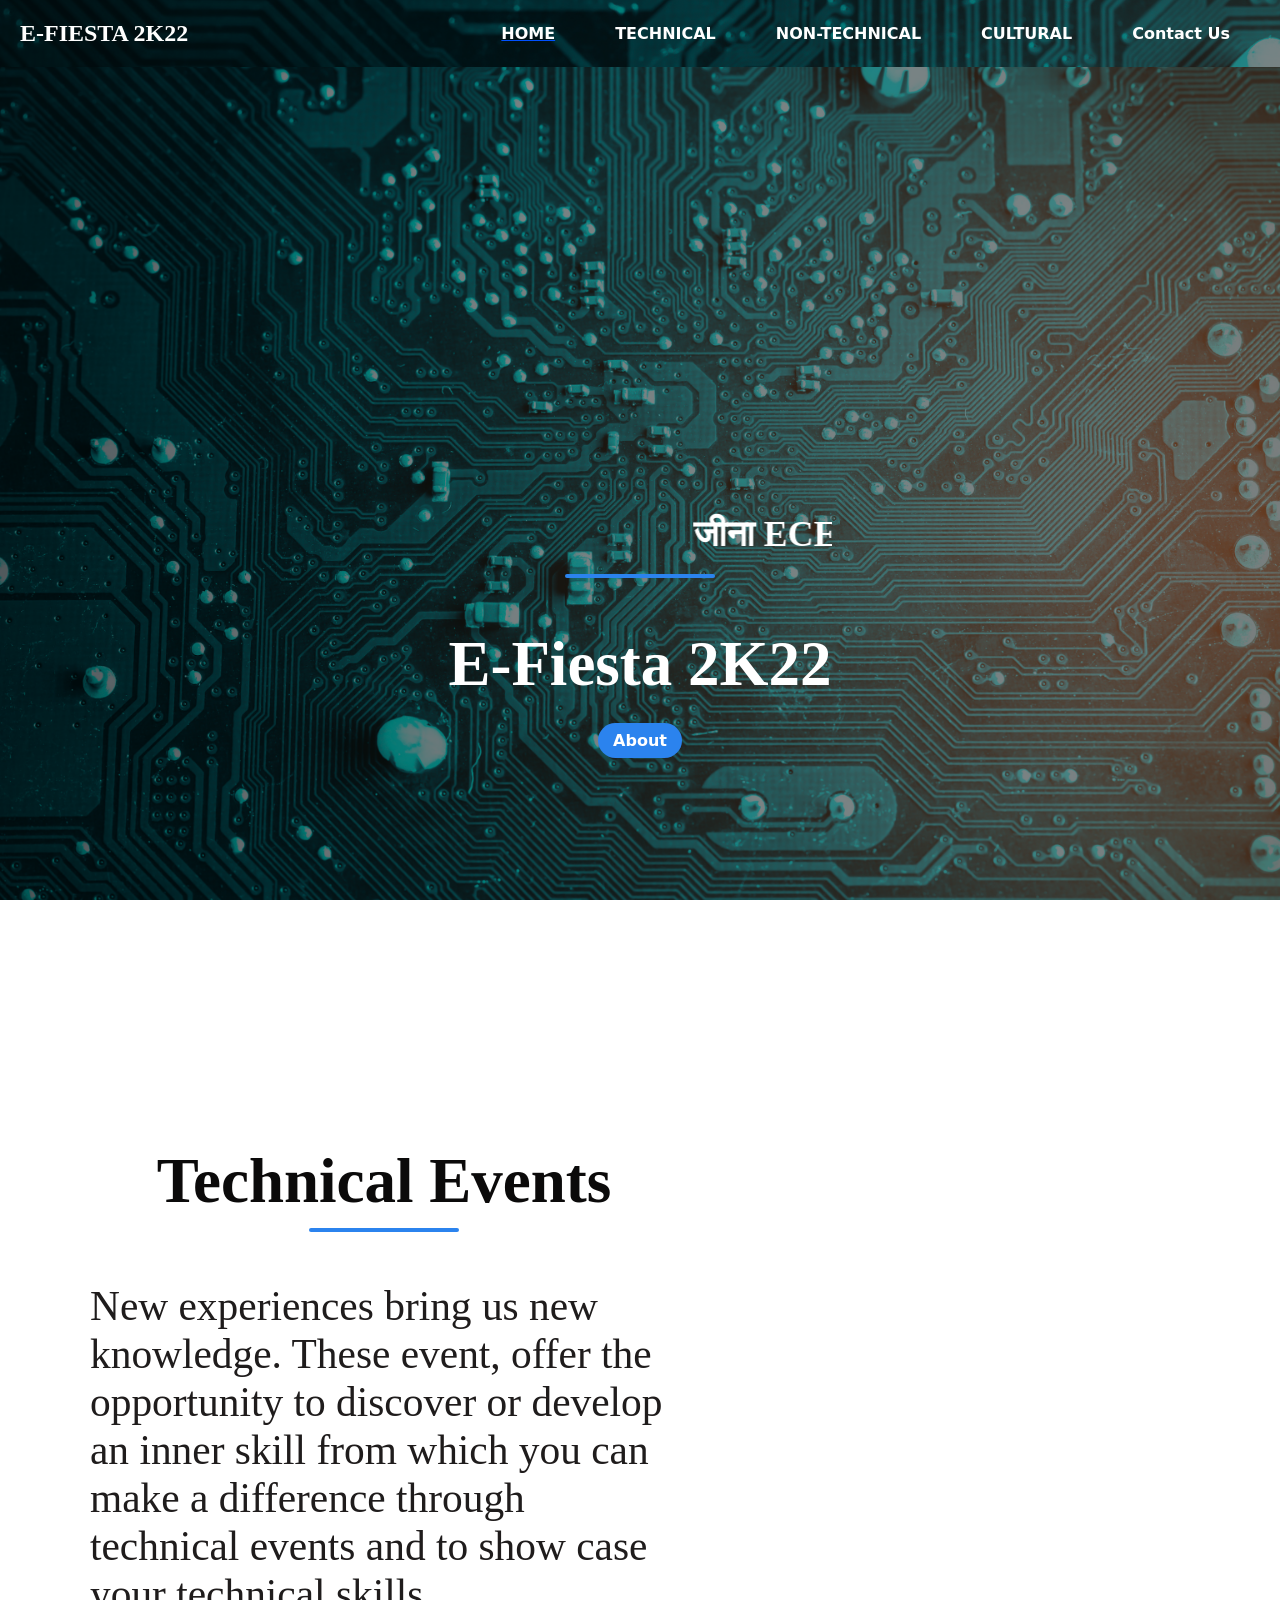
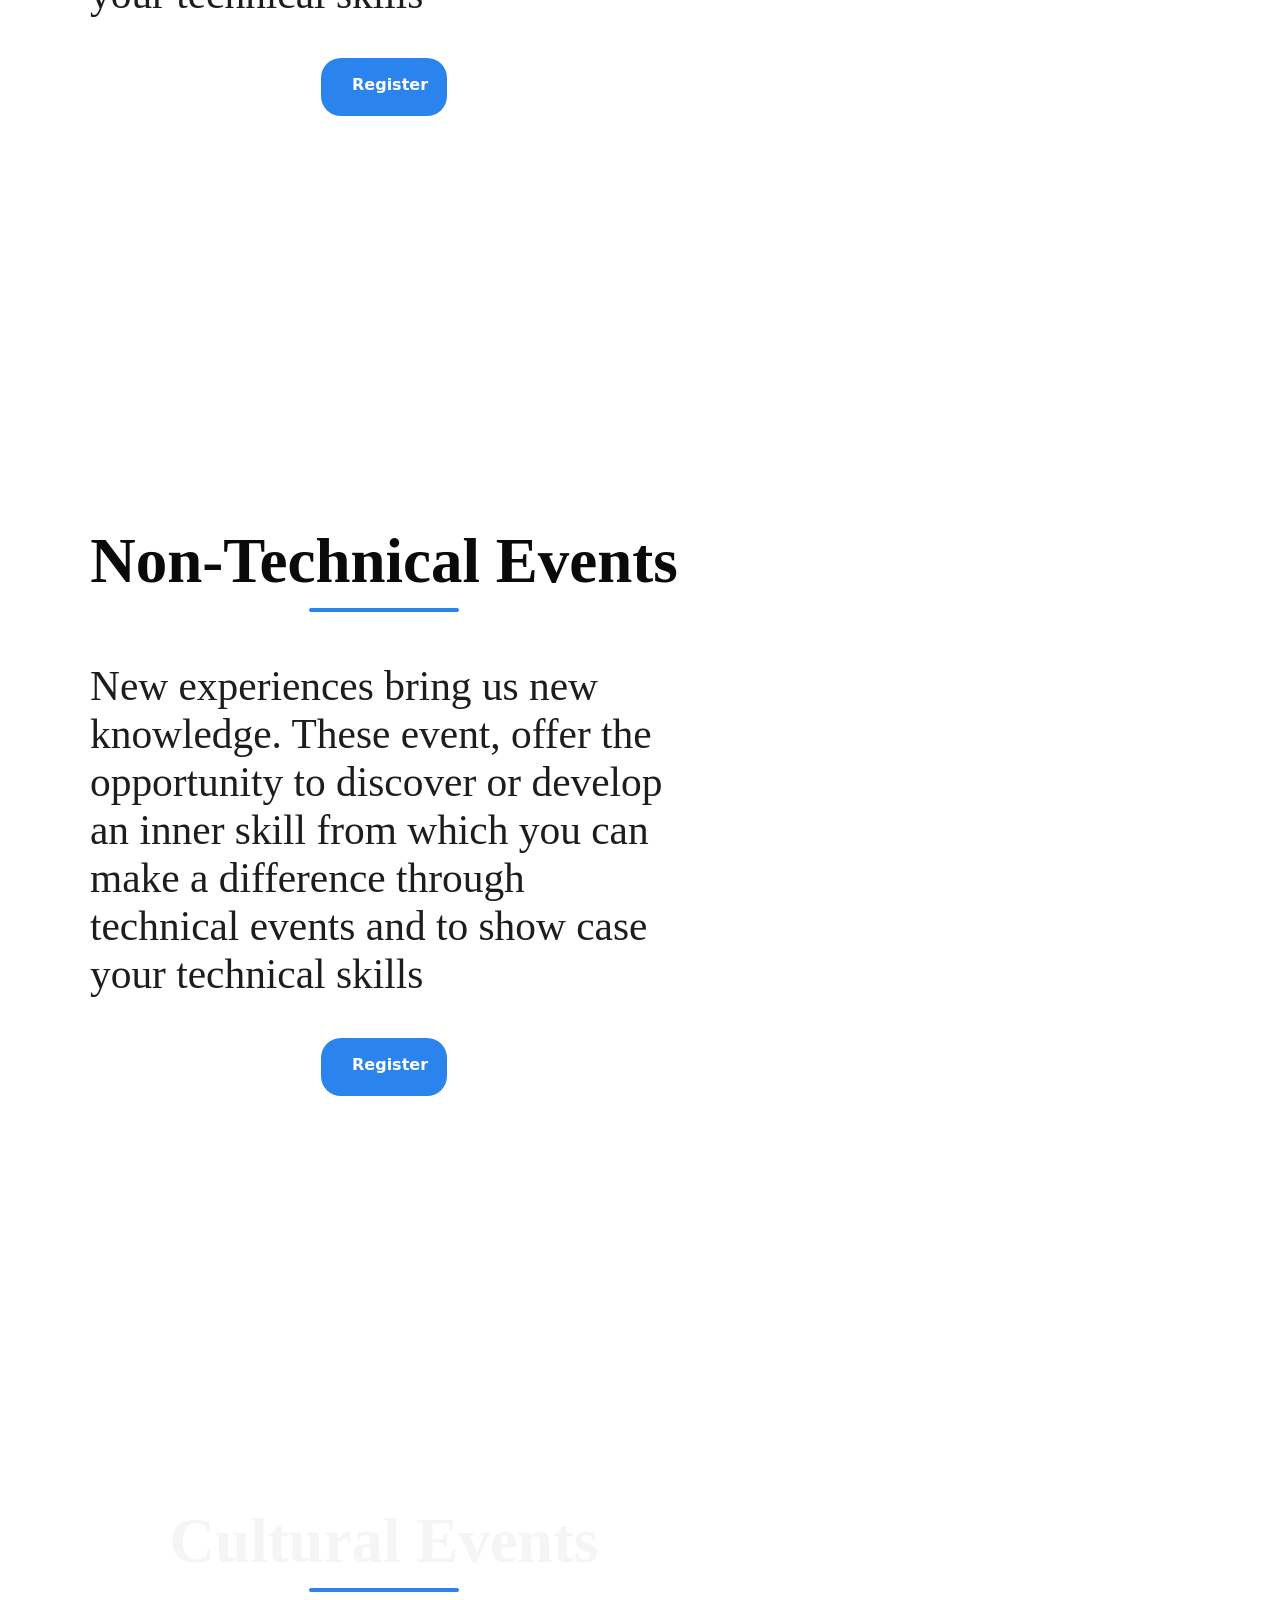
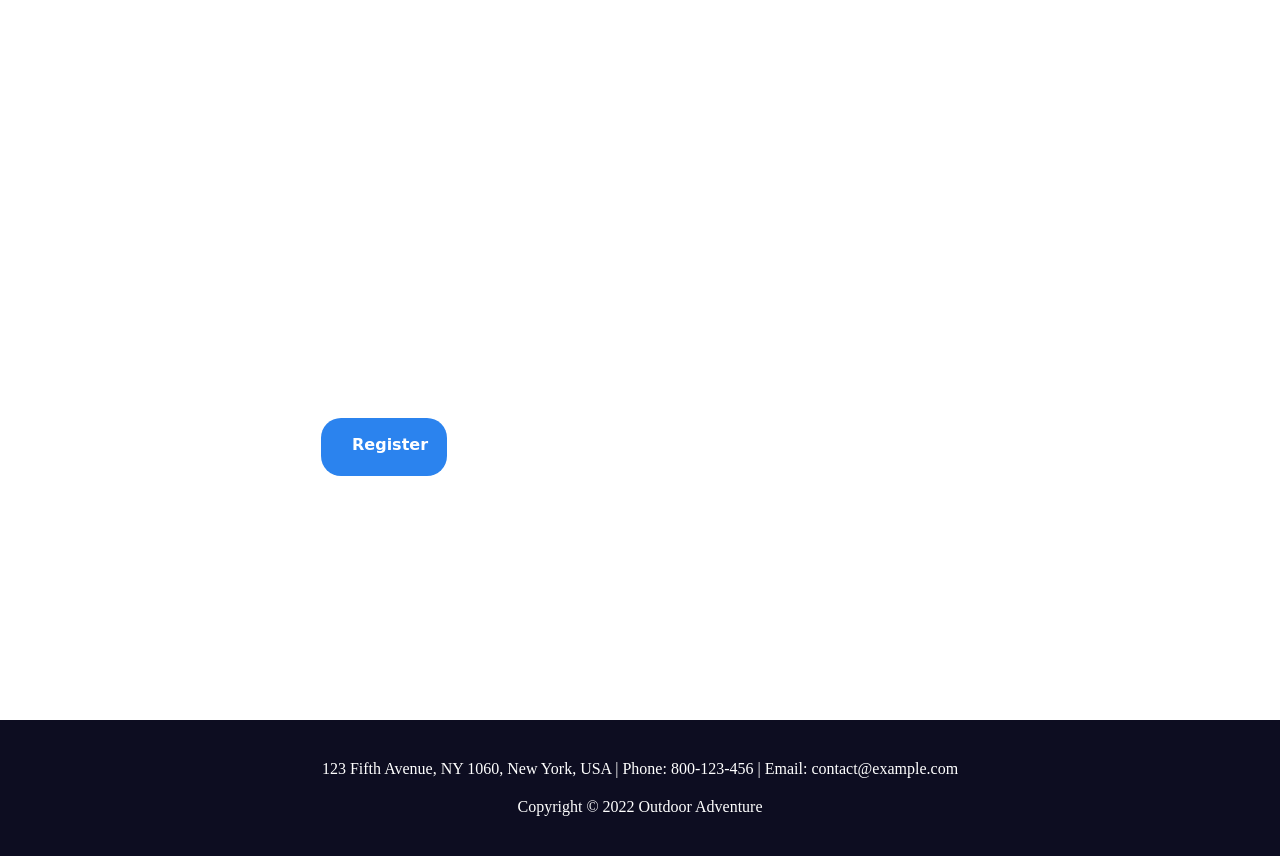
<file: index.html>
<!DOCTYPE html>
<html lang="en">

<head>
    <meta charset="UTF-8">
    <meta http-equiv="X-UA-Compatible" content="IE=edge">
    <meta name="viewport" content="width=device-width, initial-scale=1.0">
    <title>E-Fiesta</title>
    
    <link rel="stylesheet" href="style.css">
</head>

<body>
    <!-- 11th code here, making the navbar -->
    <nav class="navbar">
        <h1 class="logo">E-FIESTA 2K22</h1>
        <ul class="nav-links">
            <li class="active"><a href="#">HOME</a></li> <!-- 16th code goes, here adding the class name to the HOME -->
            <li><a href="#technical">TECHNICAL</a></li>
            <li><a href="#non-technical">NON-TECHNICAL</a></li>
            <li><a href="#cultural">CULTURAL</a></li>
            <li><a href="#">Contact Us</a></li>
        </ul>
        <!-- 19th code goes here, adding the menu button for mobile view -->
        <img src="menu-btn.png" alt="" class="menu-btn">
    </nav>

    <!-- 1st code goes here making the header -->
   <header>
    <div class="header-content">
        <h2>
            <marquee>जीना ECE का नाम है!</marquee> 
        </h2>
        <div class="line"></div>
        <h1>E-Fiesta 2K22</h1>
        <!-- 3rd cod egoes here, creating the button -->
        <a href="#" class="ctn">About</a>
    </div>
</header>



    <!-- 35th code goes here, adding the explore section in the website -->

    <section class="explore" id="technical">
        <div class="explore-content">
            <h1>Technical Events</h1>
            <div class="line"></div>
            <p>
                New experiences bring us new knowledge. These event, offer the opportunity to discover or develop an
                inner skill from which you can make a difference through technical events and to show case your
                technical skills
            </p>
            <a href="event.html" class="ctn">Register</a>
        </div>
    </section>


    <!-- non-technical -->
    <section class="explore2" id="non-technical">
        <div class="explore-content2">
            <h1>Non-Technical Events</h1>
            <div class="line"></div>
            <p>
                New experiences bring us new knowledge. These event, offer the opportunity to discover or develop an
                inner skill from which you can make a difference through technical events and to show case your
                technical skills
            </p>
            <a href="non.html" class="ctn">Register</a>
        </div>
    </section>

    <!-- cultural -->
    <section class="explore3" id="cultural">
        <div class="explore-content3">
            <h1>Cultural Events</h1>
            <div class="line"></div>
            <p>
                New experiences bring us new knowledge. These event, offer the opportunity to discover or develop an
                inner skill from which you can make a difference through technical events and to show case your
                technical skills
            </p>
            <a href="cultural.html" class="ctn">Register</a>
        </div>
    </section>




    <!-- 40th code goes here, i.e, adding the footer -->
    <section class="footer">
        <p>123 Fifth Avenue, NY 1060, New York, USA | Phone: 800-123-456 | Email: contact@example.com</p>
        <p>Copyright &copy; 2022 Outdoor Adventure</p>
    </section>

    <!-- 23rd code goes here, adding the javascript to make the menu-button work -->
    <script>
        const menuBtn = document.querySelector('.menu-btn')
        const navlinks = document.querySelector('.nav-links')

        menuBtn.addEventListener('click', () => {
            navlinks.classList.toggle('mobile-menu')
        })
    </script>
</body>

</html>
</file>
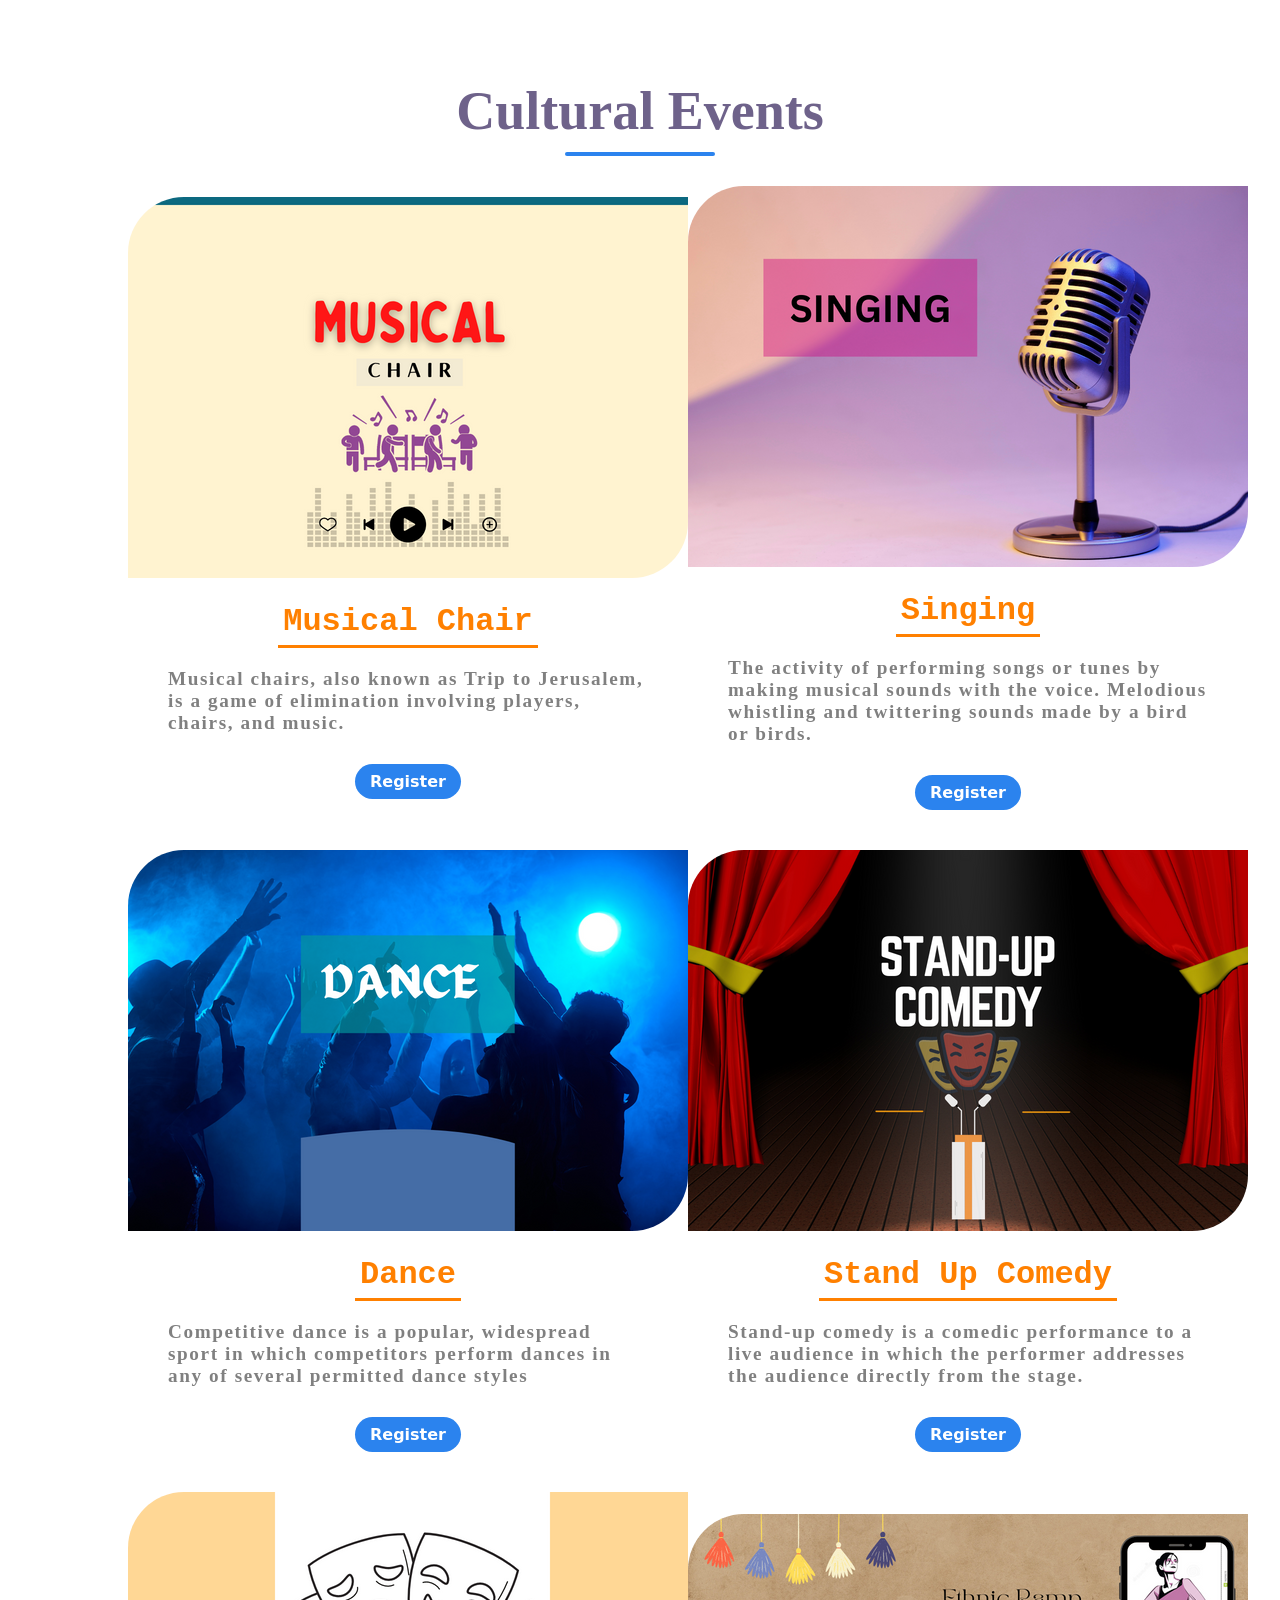
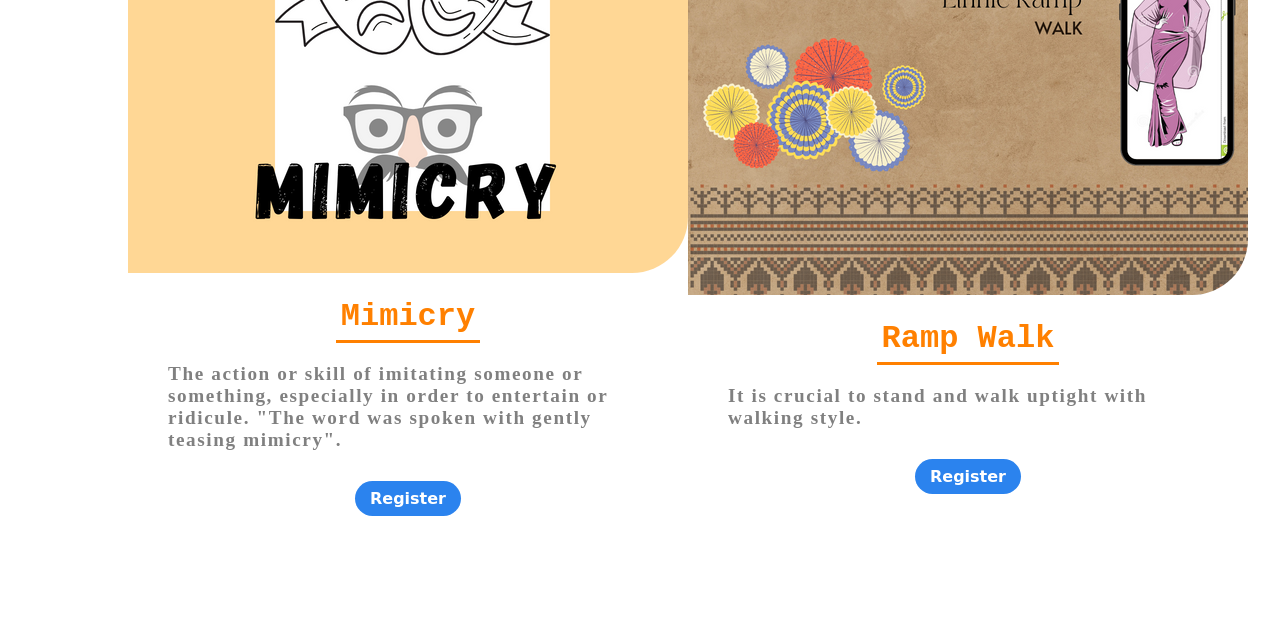
<file: cultural.html>
<!DOCTYPE html>
<html lang="en">
<head>
    <meta charset="UTF-8">
    <meta http-equiv="X-UA-Compatible" content="IE=edge">
    <meta name="viewport" content="width=device-width, initial-scale=1.0">
    <title>Cultural Events</title>
    <link rel="stylesheet" href="style.css">
    <link rel="stylesheet" href="cultural.css">
</head>
<body>
    <!-- 28th code goes here, adding the section tag where events will be there -->
    <section class="events">
        <div class="title">
            <h1>Cultural Events</h1>
            <div class="line"></div>
        </div>

        <!-- 31st code goes here, adding the images and text to the upcoming events -->
        <div class="row">
            <div class="col">
                <img src="./PAINTING/15.png" alt="">
                <h4>
                    Musical Chair
                </h4>
                <p>Musical chairs, also known as Trip to Jerusalem, is a game of elimination involving players, chairs, and music.</p>
                <a href="#" class="ctn">Register</a>
            </div>
            <!-- Coping the col division -->
            <div class="col">
                <img src="./PAINTING/19.png" alt="">
                <h4>
                   Singing
                </h4>
                <p>The activity of performing songs or tunes by making musical sounds with the voice. Melodious whistling and twittering sounds made by a bird or birds.</p>
                <a href="#" class="ctn">Register</a>
            </div>
        </div>


        <div class="row">
            <div class="col">
                <img src="./PAINTING/18.png" alt="">
                <h4>
                    Dance
                </h4>
                <p>Competitive dance is a popular, widespread sport in which competitors perform dances in any of several permitted dance styles</p>
                <a href="#" class="ctn">Register</a>
            </div>
            <!-- Coping the col division -->
            <div class="col">
                <img src="./PAINTING/23.png" alt="">
                <h4>
                   Stand Up Comedy
                </h4>
                <p>Stand-up comedy is a comedic performance to a live audience in which the performer addresses the audience directly from the stage.</p>
                <a href="#" class="ctn">Register</a>
            </div>
        </div>


        <div class="row">
            <div class="col">
                <img src="./PAINTING/24.png" alt="">
                <h4>
                    Mimicry
                </h4>
                <p>The action or skill of imitating someone or something, especially in order to entertain or ridicule.
                "The word was spoken with gently teasing mimicry".</p>
                <a href="#" class="ctn">Register</a>
            </div>
            <!-- Coping the col division -->
            <div class="col">
                <img src="./PAINTING/26.png" alt="">
                <h4>
                   Ramp Walk
                </h4>
                <p> It is crucial to stand and walk uptight with walking style.</p>
                <a href="#" class="ctn">Register</a>
            </div>
        </div>



    </section>
</body>
</html>
</file>
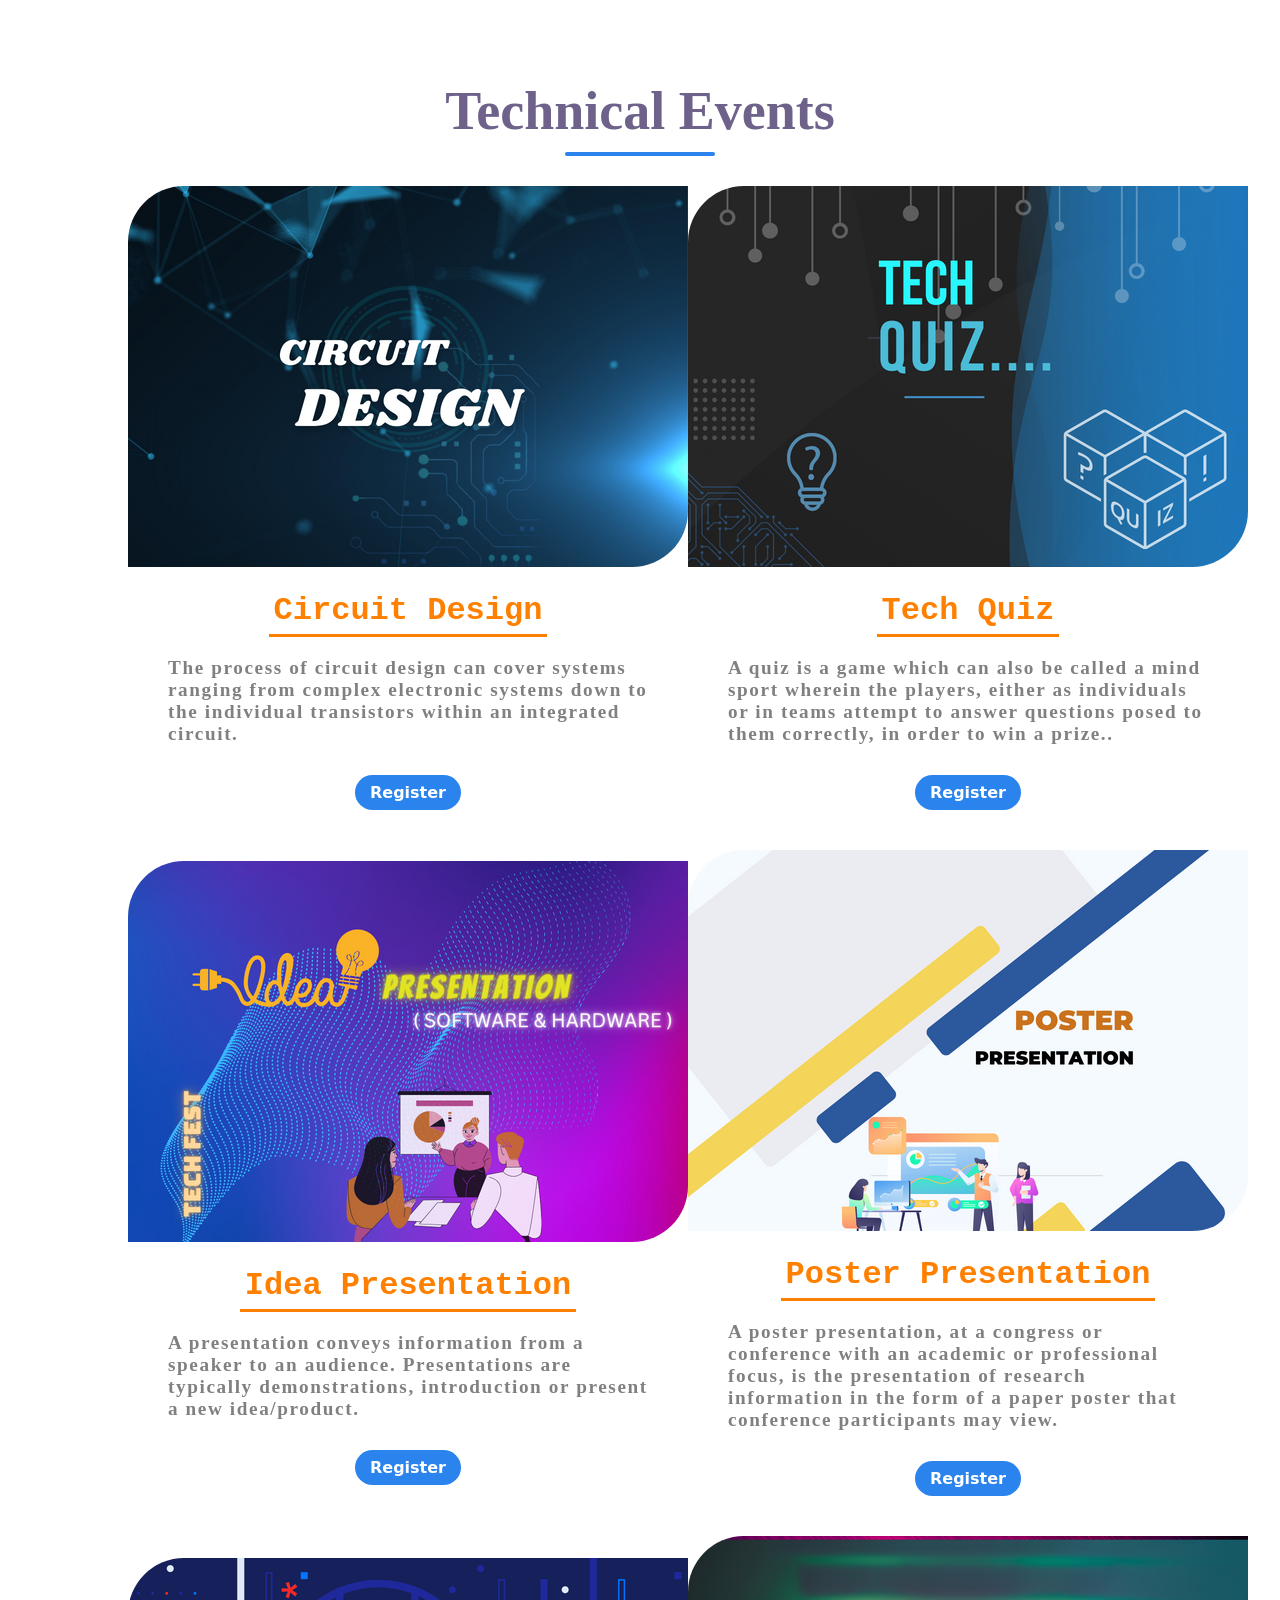
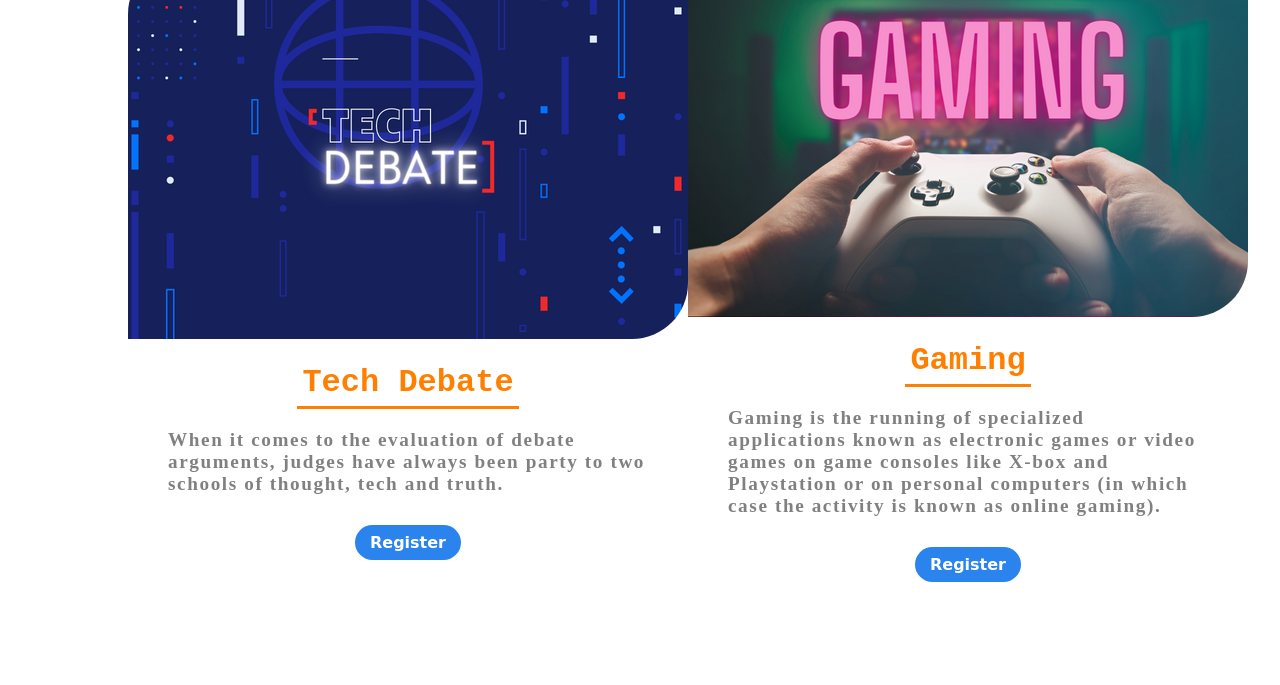
<file: event.html>
<!DOCTYPE html>
<html lang="en">
<head>
    <meta charset="UTF-8">
    <meta http-equiv="X-UA-Compatible" content="IE=edge">
    <meta name="viewport" content="width=device-width, initial-scale=1.0">
    <title>Technical Events</title>
    <link rel="stylesheet" href="style.css">
    <link rel="stylesheet" href="event.css">
</head>
<body>
        <!-- 28th code goes here, adding the section tag where events will be there -->
    <section class="events">
        <div class="title">
            <h1>Technical Events</h1>
            <div class="line"></div>
        </div>

        <!-- 31st code goes here, adding the images and text to the upcoming events -->
        <div class="row">
            <div class="col">
                <img src="./PAINTING/17.png" alt="">
                <h4>
                    Circuit Design
                </h4>
                <p>The process of circuit design can cover systems ranging from complex electronic systems down to the individual transistors within an integrated circuit.</p>
                <a href="#" class="ctn">Register</a>
            </div>
            <!-- Coping the col division -->
            <div class="col">
                <img src="22.png" alt="">
                <h4>
                   Tech Quiz
                </h4>
                <p>A quiz is a game which can also be called a mind sport wherein the players, either as individuals or in teams attempt to answer questions posed to them correctly, in order to win a prize..</p>
                <a href="#" class="ctn">Register</a>
            </div>
        </div>
        

        <div class="row">
            <div class="col">
                <img src="./PAINTING/2.png" alt="">
                <h4>
                    Idea Presentation
                </h4>
                <p>A presentation conveys information from a speaker to an audience. Presentations are typically demonstrations, introduction or present a new idea/product.</p>
                <a href="#" class="ctn">Register</a>
            </div>
            <!-- Coping the col division -->
            <div class="col">
                <img src="./PAINTING/3.png" alt="">
                <h4>
                   Poster Presentation
                </h4>
                <p>A poster presentation, at a congress or conference with an academic or professional focus, is the presentation of research information in the form of a paper poster that conference participants may view.</p>
                <a href="#" class="ctn">Register</a>
            </div>
        </div>

        <div class="row">
            <div class="col">
                <img src="./PAINTING/4.png" alt="">
                <h4>
                    Tech Debate
                </h4>
                <p>When it comes to the evaluation of debate arguments, judges have always been party to two schools of thought, tech and truth.</p>
                <a href="#" class="ctn">Register</a>
            </div>
            <!-- Coping the col division -->
            <div class="col">
                <img src="./PAINTING/12.png" alt="">
                <h4>
                   Gaming
                </h4>
                <p>Gaming is the running of specialized applications known as electronic games or video games on game consoles like X-box and Playstation or on personal computers (in which case the activity is known as online gaming).</p>
                <a href="#" class="ctn">Register</a>
            </div>
        </div>
    
    </section>


    
</body>
</html>
</file>
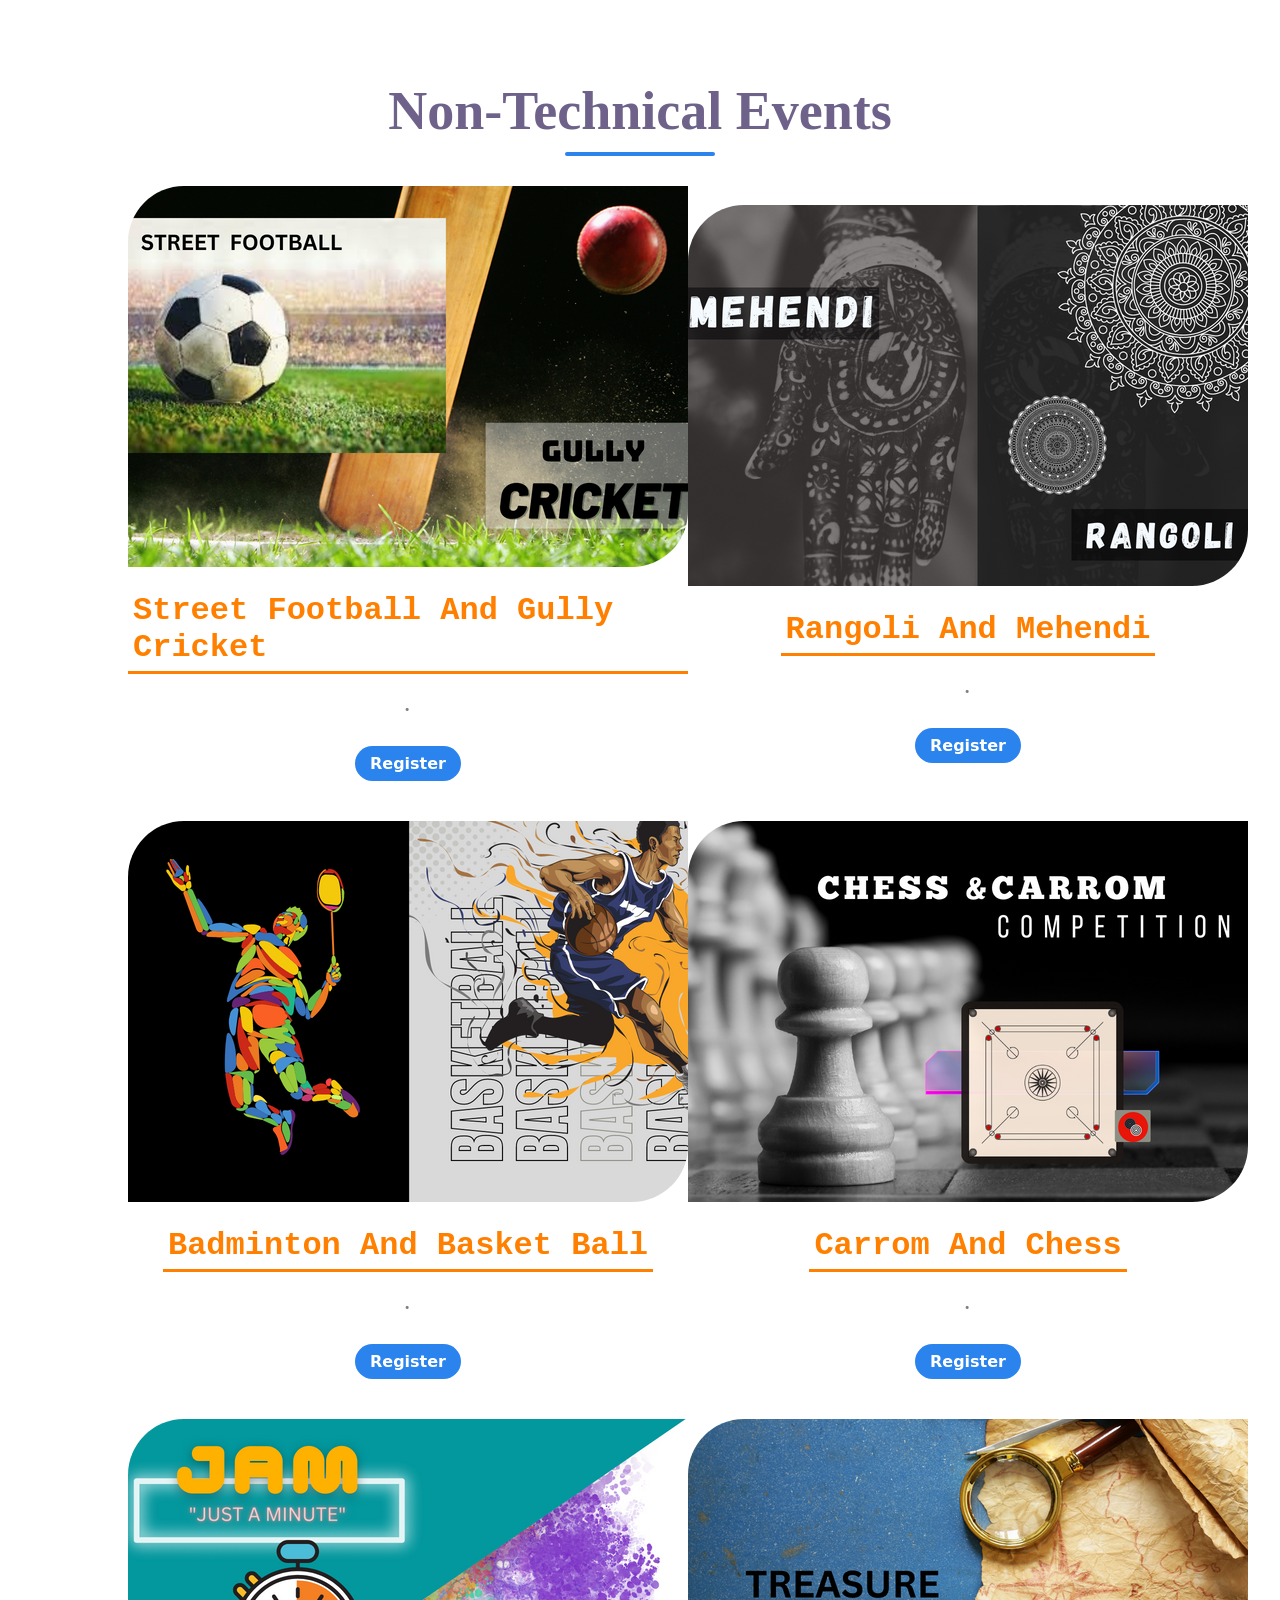
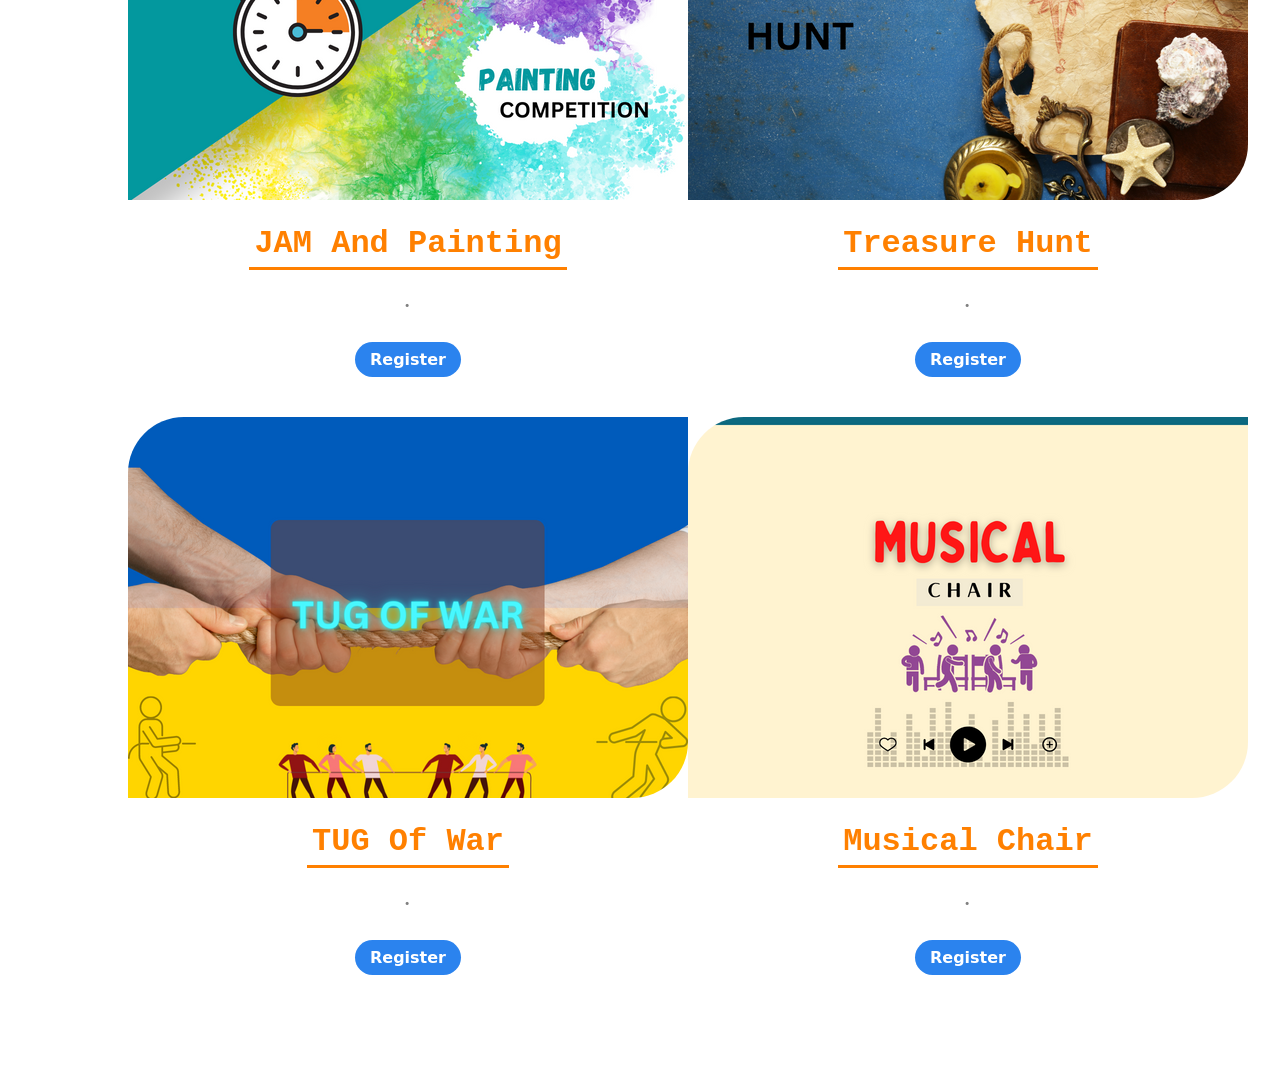
<file: non.html>
<!DOCTYPE html>
<html lang="en">
<head>
    <meta charset="UTF-8">
    <meta http-equiv="X-UA-Compatible" content="IE=edge">
    <meta name="viewport" content="width=device-width, initial-scale=1.0">
    <title>Non-Technical</title>
    <link rel="stylesheet" href="style.css">
    <link rel="stylesheet" href="non.css">
</head>
<body>
      <!-- 28th code goes here, adding the section tag where events will be there -->
    <section class="events">
        <div class="title">
            <h1>Non-Technical Events</h1>
            <div class="line"></div>
        </div>

        <!-- 31st code goes here, adding the images and text to the upcoming events -->
        <div class="row">
            <div class="col">
                <img src="./PAINTING 2/11.png" alt="">
                <h4>
                    Street Football And Gully Cricket
                </h4>
                <p>.</p>
                <a href="#" class="ctn">Register</a>
            </div>
            <!-- Coping the col division -->
            <div class="col">
                <img src="./PAINTING 2/13.png" alt="">
                <h4>
                   Rangoli And Mehendi
                </h4>
                <p>.</p>
                <a href="#" class="ctn">Register</a>
            </div>
        </div>


        <div class="row">
            <div class="col">
                <img src="./PAINTING 2/6.png" alt="">
                <h4>
                    Badminton And Basket Ball
                </h4>
                <p>.</p>
                <a href="#" class="ctn">Register</a>
            </div>
            <!-- Coping the col division -->
            <div class="col">
                <img src="./PAINTING 2/9.png" alt="">
                <h4>
                   Carrom And Chess
                </h4>
                <p>.</p>
                <a href="#" class="ctn">Register</a>
            </div>
        </div>


        <div class="row">
            <div class="col">
                <img src="./PAINTING 2/20.png" alt="">
                <h4>
                    JAM And Painting
                </h4>
                <p>.</p>
                <a href="#" class="ctn">Register</a>
            </div>
            <!-- Coping the col division -->
            <div class="col">
                <img src="./PAINTING/8.png" alt="">
                <h4>
                   Treasure Hunt
                </h4>
                <p>.</p>
                <a href="#" class="ctn">Register</a>
            </div>
        </div>


        <div class="row">
            <div class="col">
                <img src="./PAINTING/14.png" alt="">
                <h4>
                    TUG Of War
                </h4>
                <p>.</p>
                <a href="#" class="ctn">Register</a>
            </div>
            <!-- Coping the col division -->
            <div class="col">
                <img src="./PAINTING/15.png" alt="">
                <h4>
                   Musical Chair
                </h4>
                <p>.</p>
                <a href="#" class="ctn">Register</a>
            </div>
        </div>


        
    </section>
</body>
</html>
</file>
<file: style.css>
* {
    margin: 0;
    padding: 0;
    box-sizing: border-box;
}

html {
    scroll-behavior: smooth;
}

/* 2nd code here styling the header */
header {
    width: 100vw;
    height: 100vh;
    background-image: url('bg2.png');
    background-attachment: fixed;
    background-position: bottom;
    background-size: cover;
    /* 5th code goes here, adding more style to the header */
    display: flex;
    align-items: flex-end;
    /* Note: If we make it center then the text will be located in center */
    justify-content: center;
}

/* 4th code goes here, removing the line in the anchor tag */
a {
    text-decoration: none;
    color: white;
    font-size: 1rem;
    font-weight: bolder;
    font-family: system-ui, -apple-system, BlinkMacSystemFont, 'Segoe UI', Roboto, Oxygen, Ubuntu, Cantarell, 'Open Sans', 'Helvetica Neue', sans-serif;
}

/* 6th code goes here, targeting the header-content and styling it */
.header-content {
    margin-bottom: 150px;
    color: white;
    text-align: center;
}

/* 7th code goes here, targeting the h2 tag and giving it the desired size */
.header-content h2 {
    font-size: 4vmin;
}

/* 8th code goes here, styling the line div */
.line {
    width: 150px;
    height: 4px;
    background: #2b83ee;
    margin: 10px auto;
    border-radius: 5px;
}

/* 9th code here, targeting the h1 tag and styling it */
.header-content h1 {
    font-size: 7vmin;
    margin-top: 50px;
    margin-bottom: 30px;
}

/* 10th code goes here, styling the button */
.ctn {
    background: #2b83ee;
    padding: 8px 15px;
    border-radius: 20px;
    color: white;
}

/* 12th code goes here, adjusting the navbar */
.navbar {
    position: absolute;
    top: 0;
    left: 0;
    display: flex;
    width: 100%;
    justify-content: space-between;
    padding: 20px;
    color: white;
    background-image: url("bg2.png");
    
}

/* 13th code goes here, removing the dots */
ul {
    list-style: none;
}

/* 14th code goes here, styling the navabar */
.nav-links {
    display: flex;
    align-items: center;
}

/* 15th code goes here, adding the margins to the text in the navbar */
.nav-links li {
    margin: 0 30px;
}

/* 17th code goes here, styling the HOME  */
.active {
    color: #0051ff;
    text-decoration: underline;
    font-weight: bold;
}

/* 20th code here, styling the button for mobile-view , here we have to specificaly place here so that the menu button will be displayed while we are in the mobile-view otherwise the menu button is not showing in mobile-view*/
.menu-btn {
    position: absolute;
    top: 30px;
    right: 30px;
    width: 40px;
    cursor: pointer;
    display: none;
    /* 26th code goes here, making the menu button diappear */
}

/* 18th code goes here, making the navbar responsibe */
@media only screen and (max-width:850px) {

    /* 27th code goes here, */
    .menu-btn {
        display: block;
    }

    .navbar {
        padding: 0;
    }

    .logo {
        position: absolute;
        top: 30px;
        left: 30px;
    }

    .nav-links {
        flex-direction: column;
        width: 100%;
        height: 100vh;
        justify-content: center;
        background-color: rgb(93, 93, 156);
        margin-top: -900px;
        /* 21st code here, making the nav-bar disappear*/
        transition: all 0.5s ease;
        /* 24th code goes here, adding transition to the nav-bar */
    }

    /* 22nd code goes here, adding the mobile-view class */
    .mobile-menu {
        margin-top: 0px;
        border-bottom-right-radius: 20%;
        /* 25th code goes here, making the right corner stylish */
    }

    .nav-links li {
        margin: 30px auto;
    }

    /* 42nd code goes here, making the events section responsiveness */
    .row {
        flex-direction: column;
    }

    .row .col {
        margin: 20px auto;
    }

    .col img {
        max-width: 90%;
    }

    /* 43rd code goes here, making the explore section responsiveness */
    .explore-content {
        width: 100%;
    }

    /* 44th code goes here, i.e making the tours section responsiveness */
    .tours .col {
        width: 100%;
    }

    .image-gallery {
        justify-content: center;
        align-items: center;
    }

    .image-gallery img {
        width: 90%;
    }

    /* 45th code goes here, trageting the footer */
    .footer {
        padding: 10px;
    }

    /* 46th code goes here, adjusting the button */
    .content-col .ctn {
        margin: 0 -80px;
    }
    .explore-content p{
    padding: 0px 0px;
    width: 337px;
    margin: -20px;
    margin-left: 113px;
    }
    .explore-content2 p{
        padding: 0 0;
        width: 337px;
        margin: -20px;
        margin-left: 113px;
    }
    .explore-content3 p{
        padding: 0 0;
        width: 337px;
        margin: -20px;
        margin-left: 113px;
    }
}

/* 29th code goes here, i.e styling the section tag*/
section {
    width: 80%;
    margin: 80px auto;
}

/* 30th code goes here, styling the tittle */
.title {
    text-align: center;
    font-size: 4vmin;
    color: #6e628a;
}

/* 32nd code goes here, adjusting the images and text */
.row {
    display: flex;
    align-items: center;
    width: 100%;
    justify-content: space-between;
}

.row .col {
    display: flex;
    flex-direction: column;
    align-items: center;
    margin: 20px 0;
}

/* 33rd code goes here, styling the events divison */
.events .rows {
    margin-top: 50px;
}

h4 {
    font-size: 3vmin;
    color: rgb(45, 45, 74);
    margin: 20px auto;
}

p {
    color: #6e628a;
    padding: 0px 40px;
}

.events .ctn {
    margin-top: 30px;
}

/* 34th code goes here, i.e to cut the side bar in the website */
body, html {
    overflow-x: hidden;
}

/* 36th code goes here, styling the explore */
.explore {
    width: 100%;
    height: 100vh;
    background: url('./DEPARTMENT/1.png');
    background-attachment: fixed;
    background-position: center;
    background-size: cover;
    background-repeat: no-repeat;
    display: flex;
    align-items: center;
}

/* 37th code goes here, styling the contents of the explore section */
.explore-content {
    width: 60%;
    padding: 50px;
    color: rgb(11, 10, 10);
    display: flex;
    align-items: center;
    flex-direction: column;
}

.explore-content h1 {
    font-size: 7vmin;
}

.explore-content .line {
    margin-bottom: 50px;
}

.explore-content p {
    color: rgb(31, 28, 28);
    font-size: 4.6vmin;
}

.explore-content .ctn {
    margin-top: 40px;
    width: 126px;
    padding: 17px 31px;
    height: 58px;
}


/* 2nd explore-content */
.explore2 {
    width: 100%;
    height: 100vh;
    background: url('./DEPARTMENT/3.png');
    background-attachment: fixed;
    background-position: center;
    background-size: cover;
    background-repeat: no-repeat;
    display: flex;
    align-items: center;
}

.explore-content2 {
    width: 60%;
    padding: 50px;
    color: rgb(11, 10, 10);
    display: flex;
    align-items: center;
    flex-direction: column;
}

.explore-content2 h1 {
    font-size: 7vmin;
}

.explore-content2 .line {
    margin-bottom: 50px;
}

.explore-content2 p {
    color: rgb(31, 28, 28);
    font-size: 4.6vmin;
}

.explore-content2 .ctn {
    margin-top: 40px;
    width: 126px;
    padding: 17px 31px;
    height: 58px;
}

/* 3rd explore-content */
.explore3 {
    width: 100%;
    height: 100vh;
    background: url('./DEPARTMENT/4.png');
    background-attachment: fixed;
    background-position: center;
    background-size: cover;
    background-repeat: no-repeat;
    display: flex;
    align-items: center;
}

.explore-content3 {
    width: 60%;
    padding: 50px;
    color: rgb(245, 245, 245);
    display: flex;
    align-items: center;
    flex-direction: column;
}

.explore-content3 h1 {
    font-size: 7vmin;
}

.explore-content3 .line {
    margin-bottom: 50px;
}

.explore-content3 p {
    color: rgb(255, 255, 255);
    font-size: 4.6vmin;
}

.explore-content3 .ctn {
    margin-top: 40px;
    width: 126px;
    padding: 17px 31px;
    height: 58px;
}


/* 39th code goes here, styling the tour division */
.content-col {
    width: 40%;
    margin: 0 10px;
}

.image-col {
    width: 60%;
}

.tours .image-gallery {
    display: flex;
    flex-wrap: wrap;
    width: 100%;
    align-items: center;
}

.image-gallery img {
    max-width: 300px;
    margin: 10px;
}

.content-col h1 {
    font-size: 6vmin;
    color: #6e628a;
}

.content-col .line {
    margin-left: -1px;
}

.content-col p {
    padding: 0;
    margin: 30px auto;
}

.content-col .ctn {
    margin-left: -100px;
}

/* 41th code goes here, styling the footer */
.footer {
    width: 100%;
    min-height: 100%;
    padding: 20px 80px;
    margin: 0;
    text-align: center;
    background: #0d0d21;
}

.footer p {
    color: white;
    margin: 20px auto;
}

/* 47th code goes here, adding animations */
img {
    transition: transform .3s ease;
    border-radius: 3.5rem 0;
}

img:hover {
    transform: scale(1.1);
}

.ctn:hover {
    background: rgb(227, 220, 148);
    color: #e81818;
    box-shadow: 2px 2px;
}

li:hover {
    color: #e81818;
    cursor: pointer;
}
</file>
<file: cultural.css>
*{
    margin: 0;
    padding: 0;
    box-sizing: border-box;
}
h4{
    font-family: monospace;
    color: rgb(255, 128, 0);
    font-weight: bolder;
    font-size: 2rem;
    border-top: 3px;
    padding: 5px;
    border-bottom: 3px solid ;
}
p{
    /* background-image: linear-gradient(black,blue); */
    letter-spacing: 0.1rem;
    font-weight: bolder;
    color: gray;
    font-family: 'Times New Roman', Times, serif;
    font-size: 1.2rem;
}
</file>
<file: event.css>
*{
    margin: 0;
    padding: 0;
}
body{
    /* background-color: rgb(220, 209, 196); */
}
.col{
    /* border: 2px solid black; */
}
h4{
    font-family: monospace;
    color: rgb(255, 128, 0);
    font-weight: bolder;
    font-size: 2rem;
    border-top: 3px;
    padding: 5px;
    border-bottom: 3px solid ;
}
p{
    /* background-image: linear-gradient(black,blue); */
    letter-spacing: 0.1rem;
    font-weight: bolder;
    color: gray;
    font-family: 'Times New Roman', Times, serif;
    font-size: 1.2rem;
}
</file>
<file: non.css>
*{
    margin: 0;
    padding: 0;
    box-sizing: border-box;
}
h4{
    font-family: monospace;
    color: rgb(255, 128, 0);
    font-weight: bolder;
    font-size: 2rem;
    border-top: 3px;
    padding: 5px;
    border-bottom: 3px solid ;
}
p{
    /* background-image: linear-gradient(black,blue); */
    letter-spacing: 0.1rem;
    font-weight: bolder;
    color: gray;
    font-family: 'Times New Roman', Times, serif;
    font-size: 1.2rem;
}
</file>
